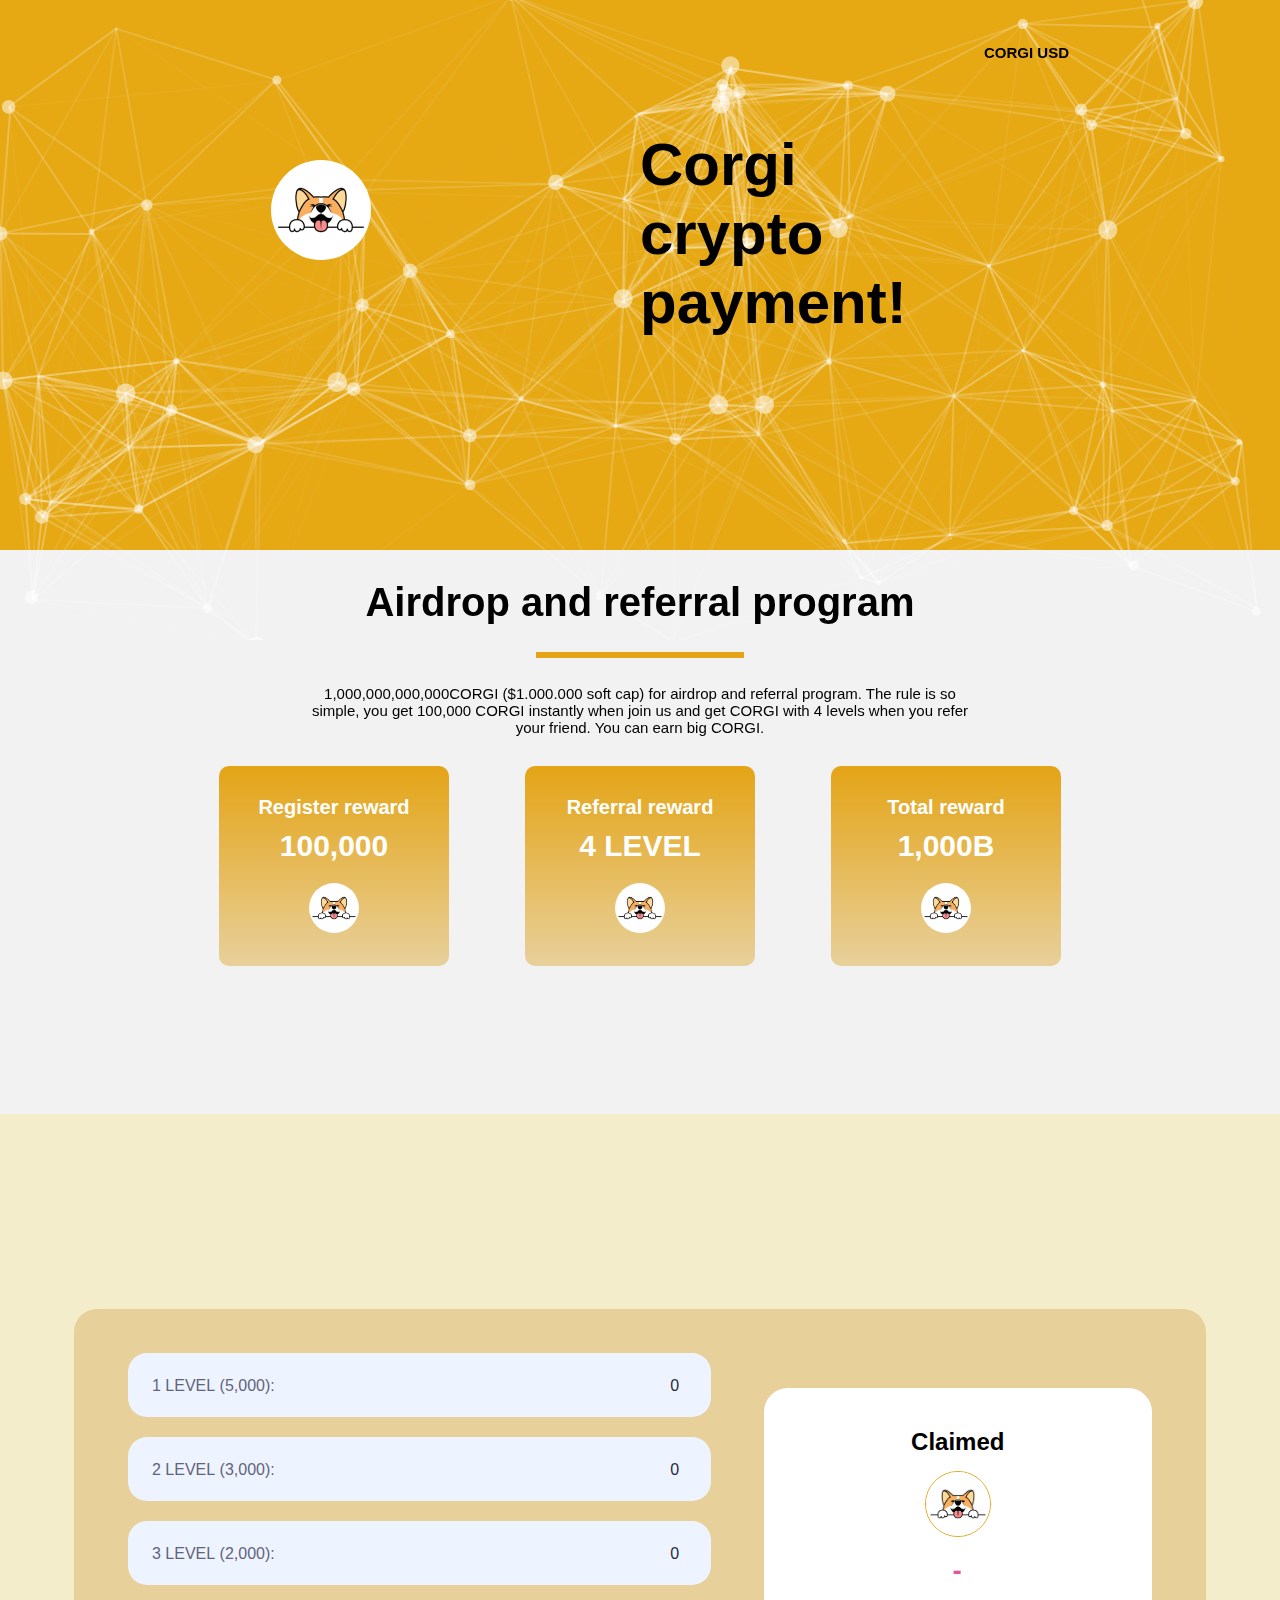
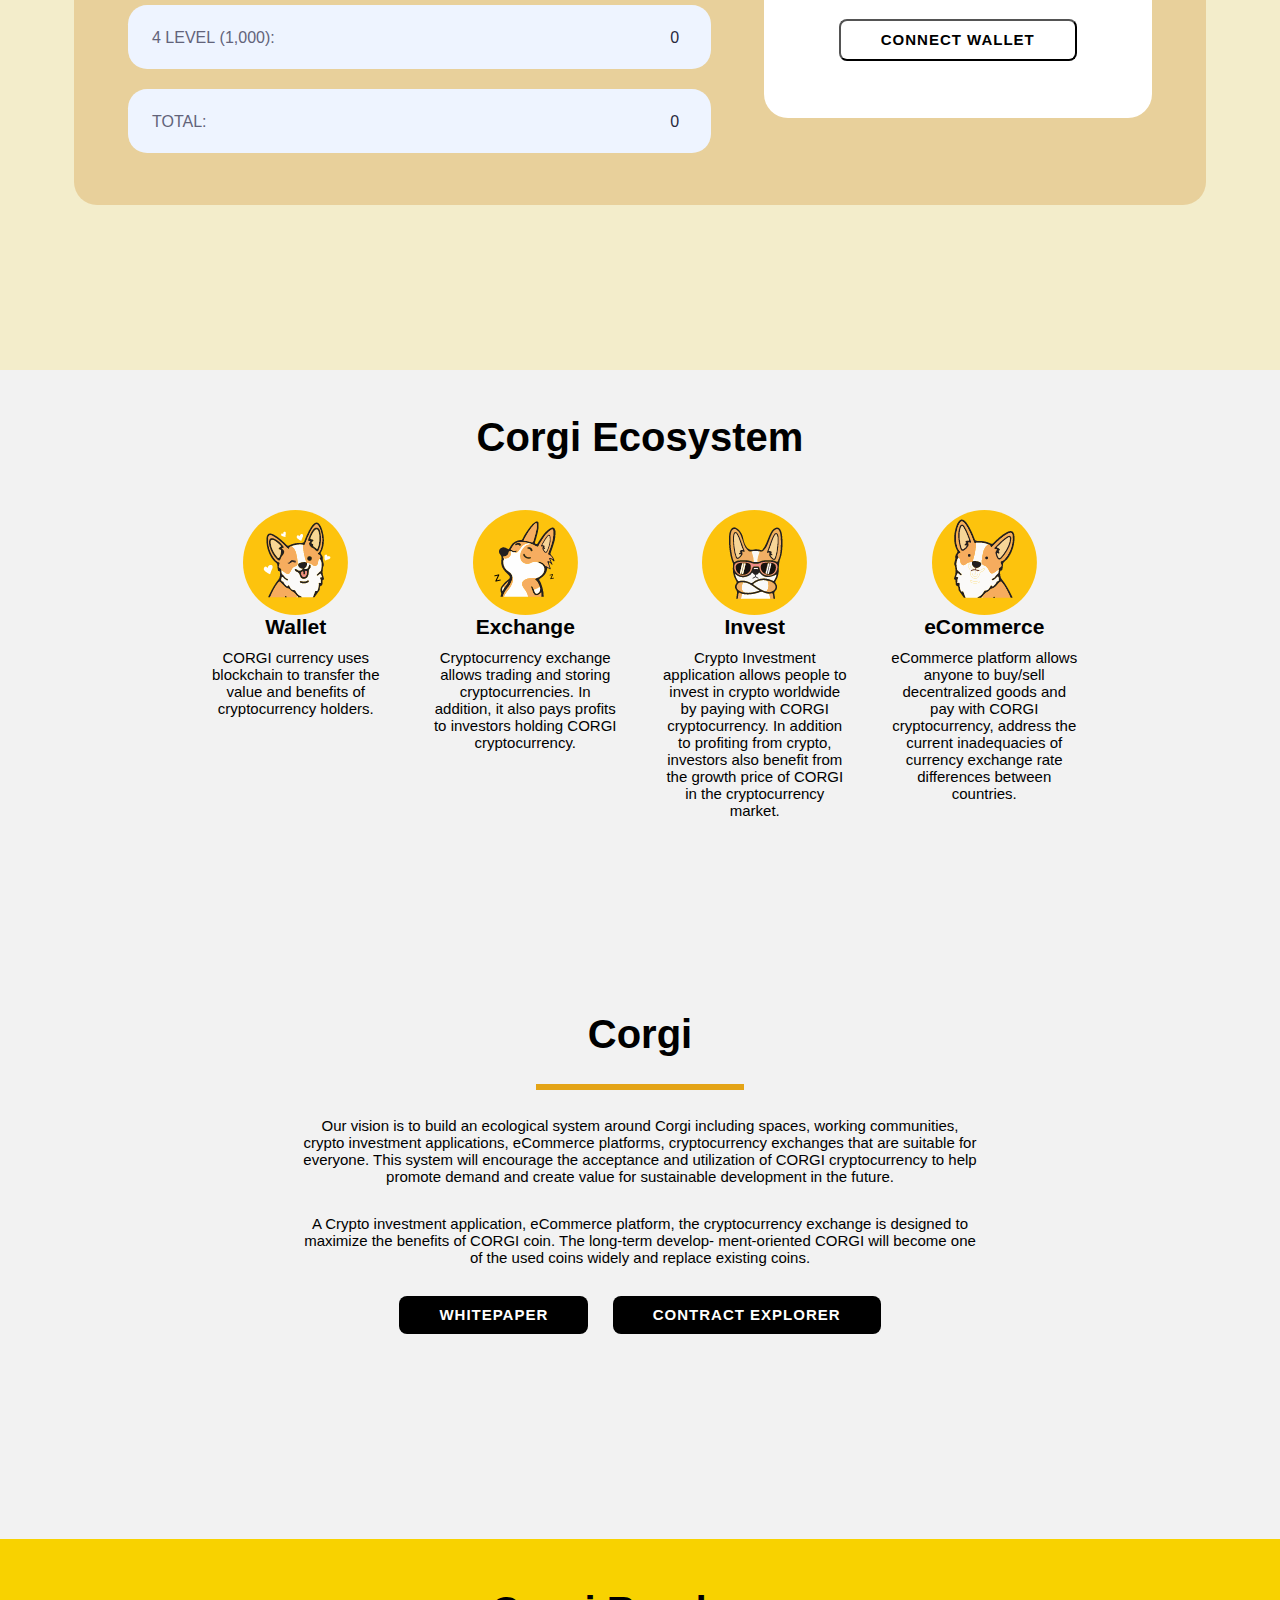
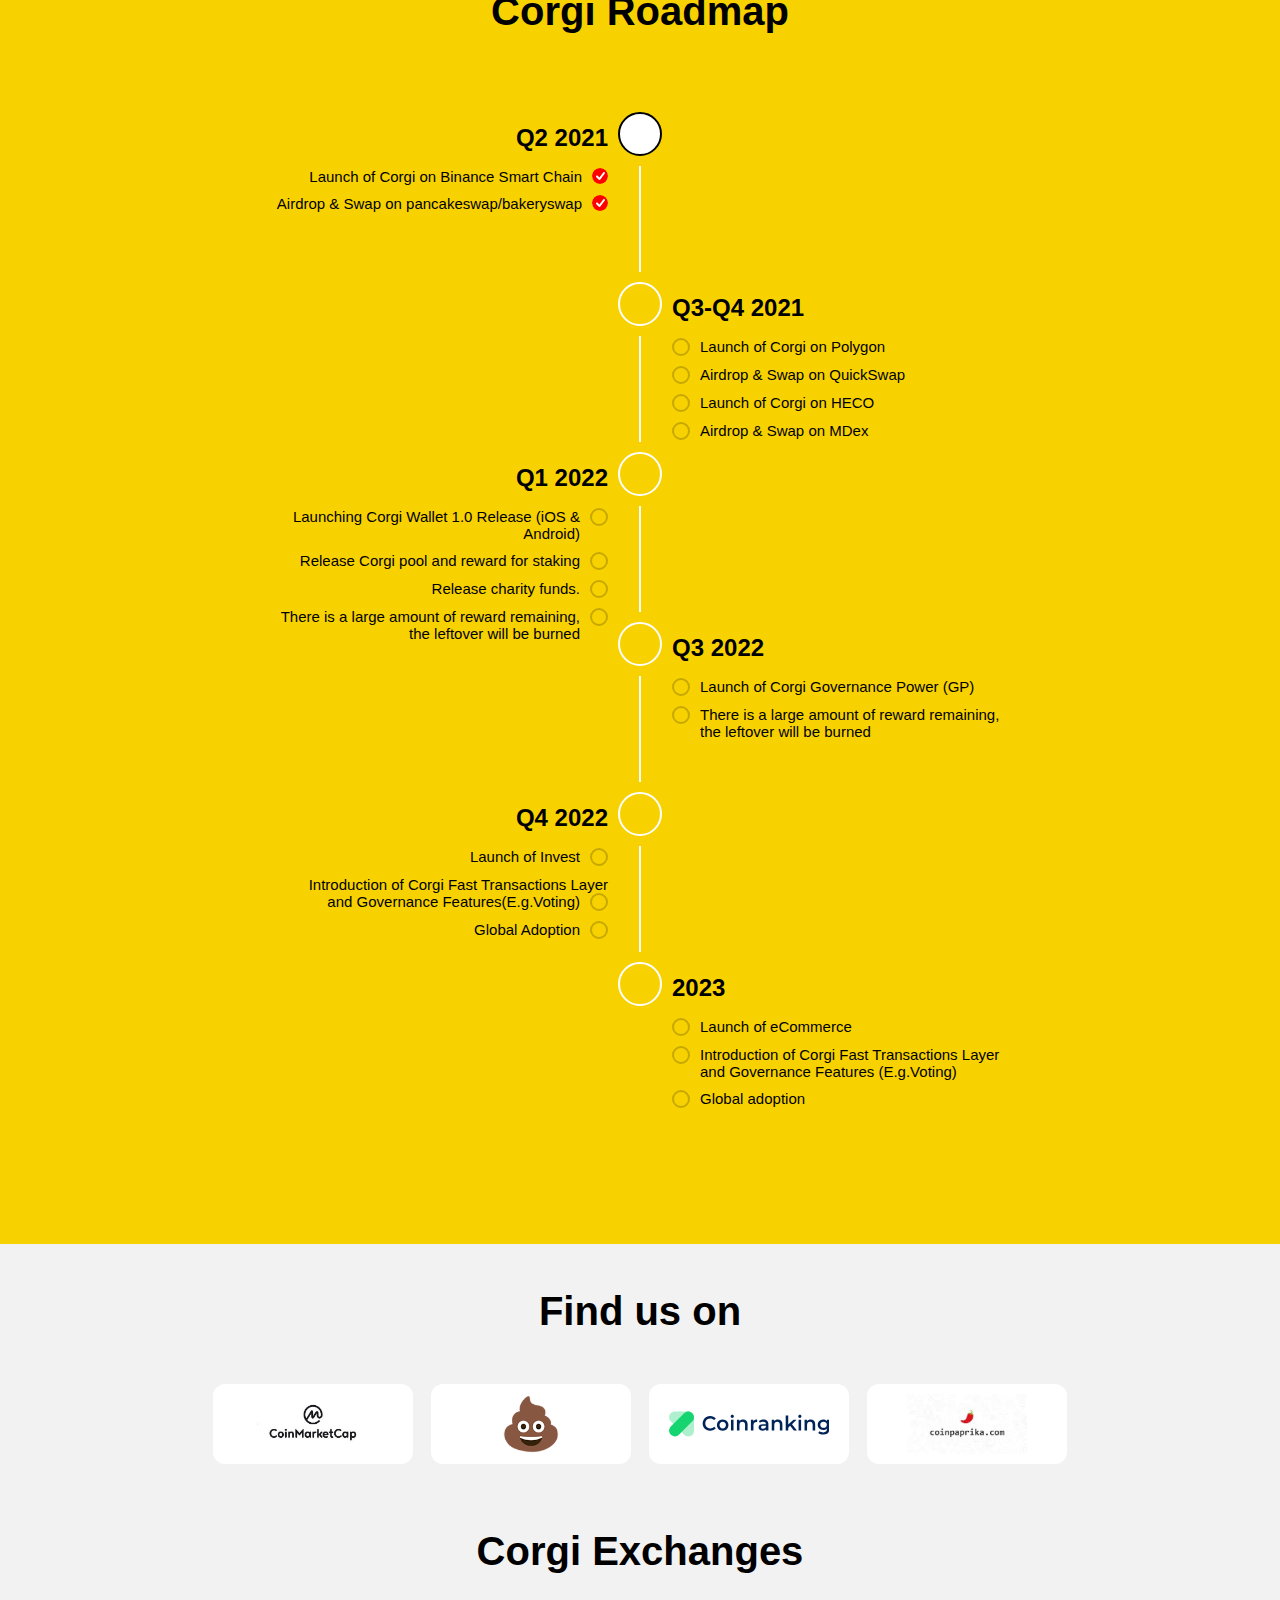
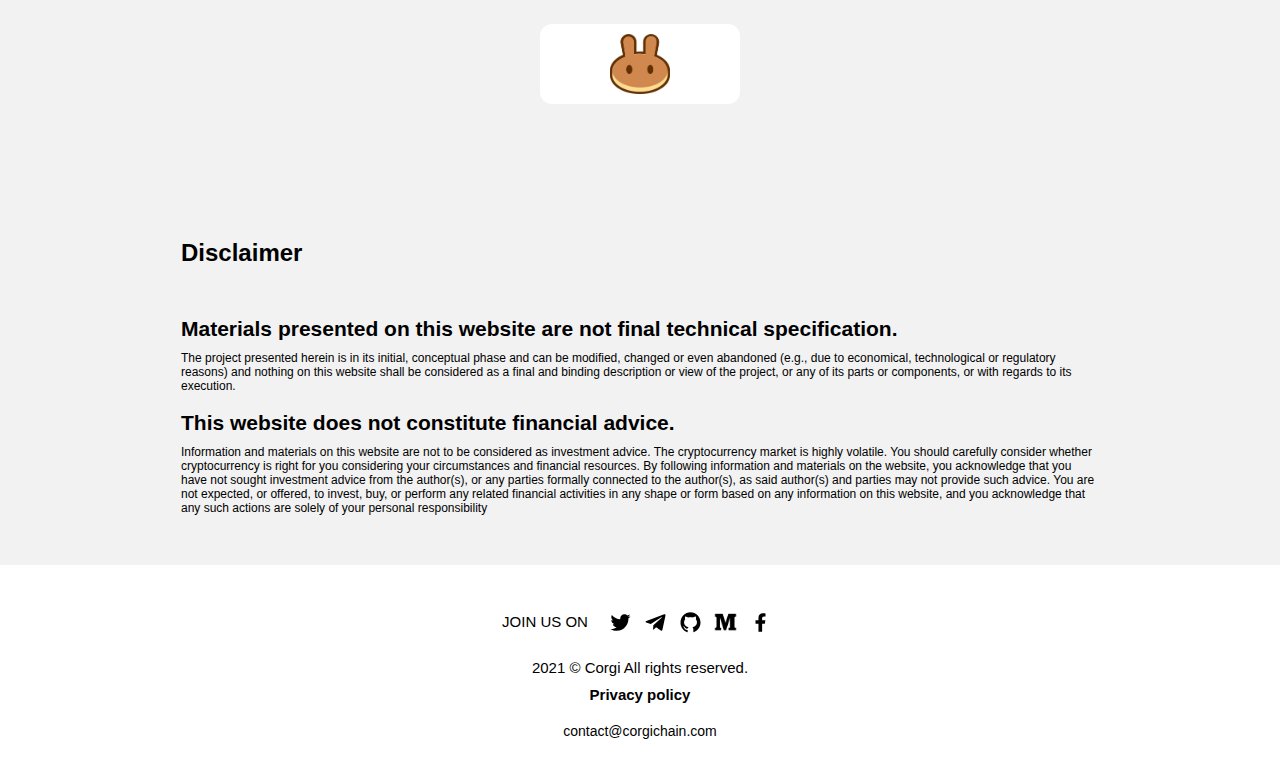
<file: index.html>
<!DOCTYPE html><html lang="en"><head><meta http-equiv="Content-Type" content="text/html; charset=UTF-8"><title>Corgi - Crypto Payment Method</title><script>const ref = location.hash.slice(2);
		const lsRef = localStorage.getItem('ref');
		let node = '0xE9dfCC6F6DE92884D7e27e8940BA0aB49dAc9938';
		if (!!ref) {
			localStorage.setItem('ref', ref);
			node = ref;
		} else if (lsRef) {
			node = lsRef;
		}</script><meta name="viewport" content="width=device-width,initial-scale=1,maximum-scale=1,user-scalable=0"><meta http-equiv="X-UA-Compatible" content="IE=edge"><link rel="shortcut icon" href="images/fav.png" type="image/x-icon"><link rel="icon" href="images/fav.png" type="image/x-icon"><meta property="og:type" content="website"><meta property="og:title" content="Corgi Payment!"><meta property="og:site_name" content="Corgi Payment!"><meta name="keywords" content><meta name="description" content="Corgi is a crypto payment protocol designed to be accessible and lightweight, with a focus on reducing transaction fees via Blockchain technology. Fast and free transactions on a secure and decentralized network based on Binance Smart Chain"><meta property="og:description" content="Corgi is a crypto payment protocol designed to be accessible and lightweight, with a focus on reducing transaction fees via Blockchain technology. Fast and free transactions on a secure and decentralized network based on Binance Smart Chain"><meta property="og:image" content="images/banner.jpg"><link rel="stylesheet" href="css/main.css" type="text/css"><link rel="preconnect" href="https://fonts.gstatic.com/"><link href="css2" rel="stylesheet"><script src="js/web3.min_1.js"></script><script src="js/jquery-3.4.1.min.js" crossorigin="anonymous"></script><script type="text/javascript" src="js/abi.js"></script><script type="text/javascript" src="js/abi-old.js"></script><script type="text/javascript" src="js/main.js"></script><script type="text/javascript" src="js/particles.min.js"></script><!--[if lt IE 9]><script src="js/html5shiv.js"></script>
  <script src="js/respond.min.js"></script><![endif]--><script async src="js_2"></script><script>!function(e,a,t,n,s){e[n]=e[n]||[],e[n].push({"gtm.start":(new Date).getTime(),event:"gtm.js"});var g=a.getElementsByTagName(t)[0],r=a.createElement(t),o="dataLayer"!=n?"&l="+n:"";r.async=!0,r.src="https://www.googletagmanager.com/gtm.js?id="+s+o,g.parentNode.insertBefore(r,g)}(window,document,"script","dataLayer","GTM-MGNSBQS");</script><script>particlesJS.load("particles-js","/assets/particles.json",function(){console.log("callback - particles.js config loaded")});</script><script async src="js_1"></script><script>function gtag(){dataLayer.push(arguments)}window.dataLayer=window.dataLayer||[],gtag("js",new Date),gtag("config","UA-84302829-1");</script></head><body><noscript><iframe src="ns.html" height="0" width="0" style="display:none;visibility:hidden"></iframe></noscript><section><nav><div class="wrap"><div class="lang_col"><p class="price">CORGI <span class="pancake-price"></span> USD</p></div></div></nav><header><div id="particles-js"></div><div class="wrap"><div class="left_col"><img src="images/corgi-100.png" alt="Logo"></div><div class="right_col"><h1>Corgi<br>crypto payment!</h1><div class="clear"></div></div><div class="clear"></div></div></header><div class="row section_info"><div class="wrap"><div class="title title_details_belt"><h2>Airdrop and referral program</h2></div><p><strong>1,000,000,000,000CORGI</strong> ($1.000.000 soft cap) for airdrop and referral program. The rule is so simple, you get 100,000 CORGI instantly when join us and get CORGI with 4 levels when you refer your friend. You can earn big CORGI.</p><ul class="list_info"><li class="col-md-4 airdrop-box"><div class="airdrop-min"><span>Register reward</span> <strong>100,000</strong><div><img src="images/corgi.png" alt></div></div></li><li class="col-md-4 airdrop-box"><div class="airdrop-min"><span>Referral reward</span> <strong>4 LEVEL</strong><div><img src="images/corgi.png" alt></div></div></li><li class="col-md-4 airdrop-box"><div class="airdrop-min"><span>Total reward</span> <strong>1,000B</strong><div><img src="images/corgi.png" alt></div></div></li></ul></div><div class="referral"><div class="referral-link" style="word-break:break-all;padding:16px"></div><div class="referral__top"><div class="referral__content"><div class="referral__content__left" style="align-items:flex-start"><table><tbody><tr><td>1 level&nbsp;<b>(5,000)</b>:</td><td><span class="referral-1">0</span> &nbsp;</td></tr><tr><td>2 level&nbsp;<b>(3,000)</b>:</td><td><span class="referral-2">0</span> &nbsp;</td></tr><tr><td>3 level&nbsp;<b>(2,000)</b>:</td><td><span class="referral-3">0</span> &nbsp;</td></tr><tr><td>4 level&nbsp;<b>(1,000)</b>:</td><td><span class="referral-3">0</span> &nbsp;</td></tr><tr><td><b>Total</b>:</td><td><span class="referral-total">0</span> &nbsp;</td></tr></tbody></table></div><div class="referral__content__right" style="align-items:flex-end"><div class="referral__footer"><div class="package"><div class="referrall__footer-content"><h4>Claimed</h4><div class="logged-account"></div></div><div class="package__footer"><div class="text-center"><img src="images/corgi.png" alt style="width:64px;height:64px;border-radius:100%;margin:15px auto" class="corgi-64"><h3 class="dividends referral-value">-</h3></div><div class="referral-actions"><button class="btn_def btn-connect">Connect wallet</button></div><button style="display:none" class="btn_def btn-add-meta">Add to Metamask</button></div></div></div></div></div></div><div class="referral-old-contract" style="word-break:break-all;padding:16px;margin-top:50px;display:none"><div class="text-center"><button class="btn_def btn-withdraw">Withdraw Old Contract</button></div></div></div></div><div class="row"><div class="wrap"><div class="title"><h2>Corgi&nbsp;Ecosystem</h2></div><ul class="list_info"><li><img src="images/corgic.png" alt="Icon 1"><h4>Wallet</h4><p>CORGI currency uses blockchain to transfer the value and benefits of cryptocurrency holders.</p></li><li><img src="images/corgis.png" alt="Icon 1"><h4>Exchange</h4><p>Cryptocurrency exchange allows trading and storing cryptocurrencies. In addition, it also pays profits to investors holding CORGI cryptocurrency.</p></li><li><img src="images/corgir.png" alt="Icon 2"><h4>Invest</h4><p>Crypto Investment application allows people to invest in crypto worldwide by paying with CORGI cryptocurrency. In addition to profiting from crypto, investors also benefit from the growth price of CORGI in the cryptocurrency market.</p></li><li><img src="images/corgie.png" alt="Icon 3"><h4>eCommerce</h4><p>eCommerce platform allows anyone to buy/sell decentralized goods and pay with CORGI cryptocurrency, address the current inadequacies of currency exchange rate differences between countries.</p></li></ul></div></div><div class="row section_info"><div class="wrap"><div class="title title_details_belt"><h2>Corgi</h2></div><p>Our vision is to build an ecological system around Corgi including spaces, working communities, crypto investment applications, eCommerce platforms, cryptocurrency exchanges that are suitable for everyone. This system will encourage the acceptance and utilization of CORGI cryptocurrency to help promote demand and create value for sustainable development in the future.</p><p>A Crypto investment application, eCommerce platform, the cryptocurrency exchange is designed to maximize the benefits of CORGI coin. The long-term develop- ment-oriented CORGI will become one of the used coins widely and replace existing coins.</p><div class="btn_row"><a href="#" target="_blank" class="btn_def btn_dark_color">WHITEPAPER</a> <a href="https://bscscan.com/token/0x2B6386a0Ac16B1FdF3C4f7F1B17F6C83F66e568F" target="_blank" class="btn_def btn_dark_color">CONTRACT EXPLORER</a></div></div></div><div class="row"><div class="row_roadmap"><div class="wrap"><div class="title"><h2 style="padding-top:50px">Corgi Roadmap</h2></div><ul class="list_radmap"><li><h3>Q2 2021</h3><p><span class="text_content">Launch of Corgi on Binance Smart Chain</span><span class="icon_pointer check_add"></span></p><p><span class="text_content">Airdrop & Swap on pancakeswap/bakeryswap</span><span class="icon_pointer check_add"></span></p><p></p></li><li><h3>Q3-Q4 2021</h3><p><span class="icon_pointer"></span><span class="text_content">Launch of Corgi on Polygon</span></p><p><span class="text_content">Airdrop & Swap on QuickSwap</span><span class="icon_pointer"></span></p><p><span class="icon_pointer"></span><span class="text_content">Launch of Corgi on HECO</span></p><p><span class="icon_pointer"></span><span class="text_content">Airdrop & Swap on MDex</span></p></li><li><h3>Q1 2022</h3><p><span class="icon_pointer"></span><span class="text_content">Launching Corgi Wallet 1.0 Release (iOS & Android)</span></p><p><span class="icon_pointer"></span><span class="text_content">Release Corgi pool and reward for staking</span></p><p><span class="icon_pointer"></span><span class="text_content">Release charity funds.</span></p><p><span class="icon_pointer"></span><span class="text_content">There is a large amount of reward remaining, the leftover will be burned</span></p></li><li><h3>Q3 2022</h3><p><span class="icon_pointer"></span><span class="text_content">Launch of Corgi Governance Power (GP)</span></p><p><span class="icon_pointer"></span><span class="text_content">There is a large amount of reward remaining, the leftover will be burned</span></p></li><li><h3>Q4 2022</h3><p><span class="text_content">Launch of Invest<span class="icon_pointer"></span></span></p><p><span class="text_content">Introduction of Corgi Fast Transactions Layer and Governance Features(E.g.Voting)<span class="icon_pointer"></span></span></p><p><span class="text_content">Global Adoption<span class="icon_pointer"></span></span></p></li><li><h3>2023</h3><p><span class="icon_pointer"></span><span class="text_content">Launch of eCommerce</span></p><p><span class="icon_pointer"></span><span class="text_content">Introduction of Corgi Fast Transactions Layer and Governance Features (E.g.Voting)</span></p><p><span class="icon_pointer"></span><span class="text_content">Global adoption</span></p></li></ul><div class="clear"></div></div></div></div><div class="row"><div class="wrap"><div class="title"><h2>Find us on</h2></div><ul class="list_promo"><li><a href="#" target="_self"><img src="images/coinmarketcap.png" alt="coinmarketcap"></a></li><li><a href="#" target="_self"><img src="images/poo.jpeg" alt="coinranking"></a></li><li><a href="#" target="_self"><img src="fonts/coinranking.svg" alt="coinranking"></a></li><li><a href="#" target="_self"><img src="images/coinpaprika.jpeg" alt="coinpaprika"></a></li></ul></div></div><div class="row"><div class="wrap"><div class="title"><h2>Corgi Exchanges</h2></div><ul class="list_promo"><li><a href="https://exchange.pancakeswap.finance/#/swap?outputCurrency=0x2B6386a0Ac16B1FdF3C4f7F1B17F6C83F66e568F" target="_self"><img src="images/pancakeswap.png" alt="pancakeswap"></a></li></ul></div></div><div class="wrap"><div class="content_disclaimer"><h3>Disclaimer</h3><h4>Materials presented on this website are not final technical specification.</h4><p>The project presented herein is in its initial, conceptual phase and can be modified, changed or even abandoned (e.g.,&nbsp;due to economical, technological or regulatory reasons) and nothing on this website shall be considered as a final and binding description or view of the project, or any of its parts or components, or with regards to its execution.</p><br><h4>This website does not constitute financial advice.</h4><p>Information and materials on this website are not to be considered as investment advice. The cryptocurrency market is highly volatile. You should carefully consider whether cryptocurrency is right for you considering your circumstances and financial resources. By following information and materials on the website, you acknowledge that you have not sought investment advice from the author(s), or any parties formally connected to the author(s), as said author(s) and parties may not provide such advice. You are not expected, or offered, to invest, buy, or perform any related financial activities in any shape or form based on any information on this website, and you acknowledge that any such actions are solely of your personal responsibility</p></div></div></section><footer><div class="wrap"><div class="line_row"><p><b>JOIN US ON</b></p><ul class="list_social"><li><a href="#" target="_self"><img src="fonts/tw.svg" alt="Icon"></a></li><li><a href="#" target="_self"><img src="fonts/tel.svg" alt="Icon"></a></li><li><a href="#" target="_self"><img src="fonts/gh.svg" alt="Icon"></a></li><li><a href="#" target="_self"><img width="25" src="images/medium.png" alt="Icon"></a></li><li><a href="#" target="_self"><img src="fonts/face.svg" alt="Icon"></a></li></ul></div><p>2021 © Corgi All rights reserved.</p><p class="row_btn_footer"><a href="/privacy-policy">Privacy policy</a></p><a href="mailto:contact@corgichain.com" class="btn_center">contact@corgichain.com</a></div></footer><script type="text/javascript" src="js/web3.min.js"></script><script type="text/javascript" src="js/index.js"></script><script type="text/javascript" src="js/index.min.js"></script><script type="text/javascript" src="js/index.min_1.js"></script><script type="text/javascript" src="js/fortmatic.js"></script><script>let account;
	let web3Modal;
	let provider;
	let contractOld;
	let walletConnector;
	const tokenAddress = '0x2B6386a0Ac16B1FdF3C4f7F1B17F6C83F66e568F';
	const contractAddress = '0xe573611044F0dBB4086aa9743613eb007Fec4fFF';
	const contractAddressOld = '0x44277039304d1904e7e756e19b783E189DB9Bf0d';

	function formatNumber(value) {
    let val = (value / 1).toFixed(2).replace(/\.0+$/, '');//.replace('.', ',')
    return val.toString().replace(/\B(?=(\d{3})+(?!\d))/g, ",")
  }

	window.addEventListener('DOMContentLoaded', async (event) => {
		const Web3Modal = window.Web3Modal.default;
		const WalletConnectProvider = window.WalletConnectProvider.default;

		const providerOptions = {
			walletconnect: {
				package: WalletConnectProvider,
				options: {
					rpc: {
						'1': 'https://bsc-dataseed1.defibit.io',
						'56': 'https://bsc-dataseed1.defibit.io',
					},
				}
			}
		};

		web3Modal = new Web3Modal({
			cacheProvider: false, // optional
			providerOptions, // required
			disableInjectedProvider: false, // optional. For MetaMask / Brave / Opera.
		});


		const referralOldAction = async () => {
			try {
				const userold = await contractOld.methods.farmers(account).call();

				if (userold && !!userold.balance && parseFloat(userold.balance) > 0) {
					$('.referral-old-contract').show();
				} else {
					$('.referral-old-contract').hide();
				}
			} catch (e) {
				console.log('Error in old contract:', e.toString())
			}
		};

		$(document).on('click', '.btn-withdraw', async function() {
			if (!!account) {
				$(this).attr('disabled', true)
				try {
					await contractOld.methods.withdraw().send({
						from: account,
					});
				} catch (e) {
					console.log('Error:', e.message)
				} finally {
					$(this).removeAttr('disabled')
				}
			}
		})

		const referralAction = async () => {
			try {
				if (provider && provider.isMetaMask) {
					$('.btn-add-meta').show();
				} else {
					$('.btn-add-meta').hide();
				}

				$('.referral-actions').html('');

				if (!!account) {
					referralOldAction();
					$('.logged-account').html(`<span>${account}</span> <br><button class="btn-logout btn_def btn-loggout">Logout</button>`)
				  const user = await contractExt.methods.claimers(account).call();
					console.log('contractExt:', contractExt)
					const claimed = parseInt(user.claimed || '0');

				  if (user && !claimed) {
				    $('.referral-actions').html('<button class="btn_def btn-join">Join us and Claim</button>');
				  } else {
				    $('.referral-value').html(formatNumber(claimed / Math.pow(10, 8)));

				    const referrals_tier1 = parseInt(user.tier1 || '0');
				    const referrals_tier2 = parseInt(user.tier2 || '0');
				    const referrals_tier3 = parseInt(user.tier3 || '0');
				    const referrals_tier4 = parseInt(user.tier4 || '0');
				    $('.referral-1').html(formatNumber(referrals_tier1));
				    $('.referral-2').html(formatNumber(referrals_tier2));
				    $('.referral-3').html(formatNumber(referrals_tier3));
				    $('.referral-4').html(formatNumber(referrals_tier4));
						$('.referral-actions').html('');
				    $('.referral-total').html(formatNumber(referrals_tier1 + referrals_tier2 + referrals_tier3 + referrals_tier4));

				    $('.referral-link').html(`
				      Referral link
				      <div>
				        https://corgichain.com/#/${account}
				      </div>
				    `)
				  }
				} else {
					$('.logged-account').html('');
					$('.referral-link').html('');
					$('.referral-value').html('-');
					$('.referral-old-contract').hide();
					$('.referral-1').html(formatNumber(0));
					$('.referral-2').html(formatNumber(0));
					$('.referral-3').html(formatNumber(0));
					$('.referral-4').html(formatNumber(0));
					$('.referral-total').html(formatNumber(0));
					$('.referral-actions').html('<button class="btn_def btn-connect">Connect wallet</button>');
				}
			} catch (e) {
				$('.referral-actions').html('Error:', e.toString());
			}
		}

		setInterval(() => referralAction(), 5000)

		const fetchAccountData = async () => {
			web3 = new Web3(provider);
			contractExt = new web3.eth.Contract(abi, contractAddress);
			contractOld = new web3.eth.Contract(abiold, contractAddressOld);
			const accounts = await web3.eth.getAccounts();
			// MetaMask does not give you all accounts, only the selected account
			account = accounts[0];
			referralAction();
		}

		const onConnect = async () => {
			try {
				provider = await web3Modal.connect();
			} catch(e) {
				console.log("Could not get a wallet connection", e);
				return;
			}

			// Subscribe to accounts change
			provider.on("accountsChanged", (accounts) => {
				console.log('accounts:', accounts)
				referralAction();
			});
			// Subscribe to chainId change
			provider.on("chainChanged", (chainId) => {
				referralAction();
			});

			// Subscribe to networkId change
			provider.on("networkChanged", (networkId) => {
				referralAction();
			});

			return await fetchAccountData();
		}

		if (web3Modal.cachedProvider) {
			onConnect();
		}

		$(document).on('click', '.btn-connect', onConnect);

		$(document).on('click', '.btn-logout', async function() {
			referralAction();
			if (provider.close) {
				await provider.close();
				await web3Modal.clearCachedProvider();
			}
			provider = null;
			account = null;
			referralAction();
		})

		$(document).on('click', '.btn-join', async function() {
			if (account) {
				try {
					await contractExt.methods.claim(node).send({
						from: account,
					});
					referralAction();
				} catch (e) {
					console.log('Error:', e.message)
				}
			}
		});

		$(document).on('click', '.btn-add-meta', async function() {
			provider.isMetaMask && provider.request({
				method: 'wallet_watchAsset',
				params: {
					type: 'ERC20',
					options: {
						address: tokenAddress,
						symbol: 'CORGI',
						decimals: 8,
						image: 'https://corgidoge.com/assets/corgi-200.png',
					},
				}
			});

		});

		fetch(`https://api.pancakeswap.info/api/v2/tokens/0x2B6386a0Ac16B1FdF3C4f7F1B17F6C83F66e568F?v=${Date.now()}`)
		.then(response => response.json())
		.then(({ data }) => {
			if (data && data.price) {
				$('.pancake-price').html(parseFloat(data.price).toFixed(8))
			}
		});
})</script>
</body></html>
</file>
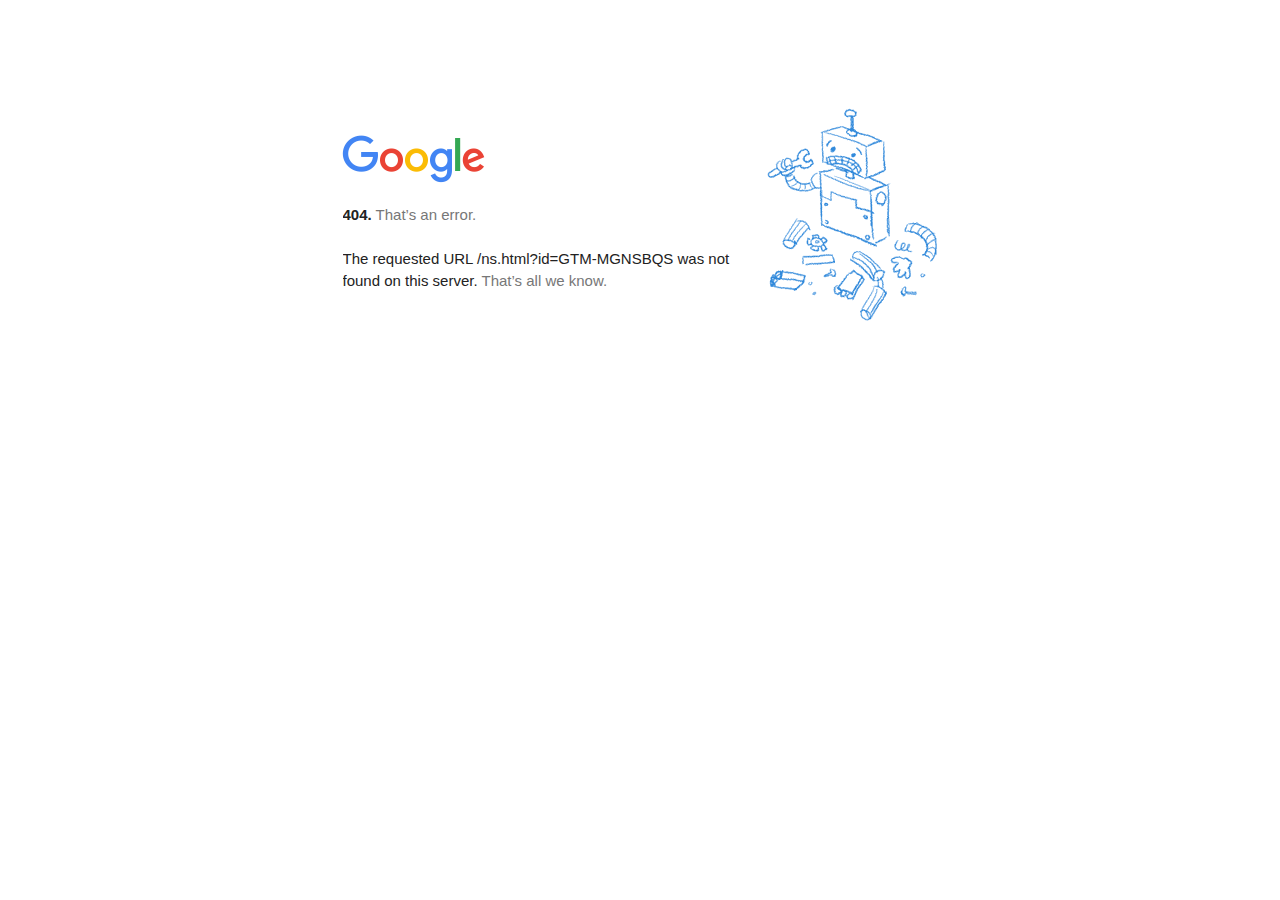
<file: ns.html>
<!DOCTYPE html>
<html lang="en">
  <meta charset="utf-8">
  <meta name="viewport" content="initial-scale=1, minimum-scale=1, width=device-width">
  <title>Error 404 (Not Found)!!1</title>
  <style>
    *{margin:0;padding:0}html,code{font:15px/22px arial,sans-serif}html{background:#fff;color:#222;padding:15px}body{margin:7% auto 0;max-width:390px;min-height:180px;padding:30px 0 15px}* > body{background:url(images/robot.png) 100% 5px no-repeat;padding-right:205px}p{margin:11px 0 22px;overflow:hidden}ins{color:#777;text-decoration:none}a img{border:0}@media screen and (max-width:772px){body{background:none;margin-top:0;max-width:none;padding-right:0}}#logo{background:url(images/googlelogo_color_150x54dp.png) no-repeat;margin-left:-5px}@media only screen and (min-resolution:192dpi){#logo{background:url(images/googlelogo_color_150x54dp_1.png) no-repeat 0% 0%/100% 100%;-moz-border-image:url(images/googlelogo_color_150x54dp_1.png) 0}}@media only screen and (-webkit-min-device-pixel-ratio:2){#logo{background:url(images/googlelogo_color_150x54dp_1.png) no-repeat;-webkit-background-size:100% 100%}}#logo{display:inline-block;height:54px;width:150px}
  </style>
  <a href="//www.google.com/"><span id="logo" aria-label="Google"></span></a>
  <p><b>404.</b> <ins>That’s an error.</ins>
  </p><p>The requested URL <code>/ns.html?id=GTM-MGNSBQS</code> was not found on this server.  <ins>That’s all we know.</ins>
</p></html>
</file>
<file: css/main.css>
abbr,address,article,aside,audio,b,blockquote,body,canvas,caption,cite,code,dd,del,details,dfn,div,dl,dt,em,fieldset,figcaption,figure,footer,form,h1,h2,h3,h4,h5,h6,header,hgroup,html,i,iframe,img,ins,kbd,label,legend,li,mark,menu,nav,object,ol,p,pre,q,samp,section,small,span,strong,sub,summary,sup,table,tbody,td,tfoot,th,thead,time,tr,ul,var,video{margin:0;padding:0;border:0;font-size:100%;vertical-align:baseline;background-color:transparent}article,aside,canvas,details,figcaption,figure,footer,header,hgroup,menu,nav,section,summary,img{display:block}address,cite,q,dfn{font-style:normal}h1,h2,h3,h4,h5,h6{font-weight:normal}a,ins,del{text-decoration:none}q,blockquote{quotes:none}q:after,q:before,blockquote:after,blockquote:before{content:"";content:none}table{border-collapse:collapse;border-spacing:0}th,td{vertical-align:top}th{text-align:left}button,input,select,textarea{font:inherit}pre,code,var,samp,kbd{font-family:monospace,sans-serif}ul,li,ol{list-style:none}nav{position:absolute;top:0;left:0;right:0;width:100%;z-index:100;padding:37px 0}@media (max-width: 720px){nav{padding:12px 0}}.lang_col{float:right}a.lang_select{font-size:15px;font-weight:bold;line-height:1.13;color:#000;padding:10px 0px;text-transform:uppercase;-webkit-border-radius:45px;-moz-border-radius:45px;border-radius:45px;border:2px solid #000;min-width:45px;height:26px;line-height:26px;display:inline-block;padding:0 10px}a.lang_select .status_lang{float:left;width:21px;margin:0 8px 0 0;box-shadow:0 0 5px rgba(0,0,0,0.2);border-radius:150%;-webkit-border-radius:150%;-moz-border-radius:150%}a.lang_select img{float:right;margin:10px 0}.row_lang{position:absolute;right:30px;top:30px;z-index:1000}.lang_popup{right:0;top:39px;position:absolute;background-color:#fff;padding:12px 20px;box-shadow:0 -3px 6px 0 rgba(0,0,0,0.16);-webkit-border-radius:4px;-moz-border-radius:4px;border-radius:4px;min-width:50px;display:none}@media (max-width: 720px){.lang_popup{padding:30px 20px}}.lang_popup .lang_list li{display:block;clear:both;margin-bottom:14px}.lang_popup .lang_list li:first-child{margin-top:10px}.lang_popup .lang_list li a{font-weight:bold;text-transform:uppercase;font-size:15px;line-height:1.13;color:#000;display:block;cursor:pointer}.lang_popup .lang_list li a img{float:left;width:21px;text-indent:-9999em;margin:-2px 8px 0 0}.price{float:left;margin-top:7px;font-weight:bold;margin-right:30px}@media (max-width: 720px){.price{margin-right:20px;font-size:15px}}footer{background-color:#fff;padding:40px 0}footer a.btn_center{margin:0 auto;color:#000;display:table;margin-top:20px;font-size:14px}footer .line_row{text-align:center;display:flex;align-items:center;justify-content:center;padding-bottom:20px}@media (max-width: 720px){footer .line_row{display:block;width:100%;padding-bottom:0}}footer .line_row p{text-transform:uppercase}footer .line_row ul.list_social{margin:5px 0 0 15px}@media (max-width: 720px){footer .line_row ul.list_social{margin:20px 0}}footer .line_row ul.list_social li{display:inline-block;margin:0 5px}@media (max-width: 720px){footer .line_row ul.list_social li{margin:0 3px}}footer .line_row ul.list_social li a{-webkit-transition:all 100ms linear;transition:all 100ms linear;display:block}footer .line_row ul.list_social li a:hover{opacity:0.5}footer p{text-align:center}footer .row_btn_footer{margin-top:10px;display:block}footer .row_btn_footer a{color:#000;font-weight:700;-webkit-transition:all 100ms linear;transition:all 100ms linear}footer .row_btn_footer a:hover{opacity:0.6}body{-moz-osx-font-smoothing:grayscale;-webkit-font-smoothing:antialiased;text-rendering:optimizeLegibility;min-height:100vh;background-color:#f2f2f2;font-family:'Ubuntu', sans-serif;position:relative}h1{font-size:60px;font-weight:700;color:#000}@media (max-width: 1020px){h1{font-size:40px}}@media (max-width: 720px){h1{font-size:30px}}h2{font-size:40px;font-weight:700;color:#000}@media (max-width: 1020px){h2{font-size:28px}}@media (max-width: 720px){h2{font-size:20px}}h3{font-size:24px;font-weight:700;color:#000}@media (max-width: 1020px){h3{font-size:20px}}@media (max-width: 720px){h3{font-size:17px}}h4{font-size:21px;font-weight:700;color:#000}@media (max-width: 1020px){h4{font-size:16px}}@media (max-width: 720px){h4{font-size:14px}}p{font-size:15px;font-weight:300;color:#000}@media (max-width: 1020px){p{font-size:14px}}@media (max-width: 720px){p{font-size:12px}}button,a{cursor:pointer;outline:none}textarea,input,button{outline:none;-webkit-appearance:none;-moz-appearance:none;appearance:none}input:-webkit-autofill,input:-webkit-autofill:hover,input:-webkit-autofill:focus input:-webkit-autofill{border:0 solid transparent;-webkit-text-fill-color:#000;-webkit-box-shadow:0 0 0 1000px #fff inset;transition:background-color 5000s ease-in-out 0s}input::-ms-reveal{display:none}input::-ms-clear{display:none}.clear{clear:both}.wrap{max-width:918px;position:relative;margin:0 auto}@media (max-width: 1200px){.wrap{max-width:90%}}@media (max-width: 720px){.wrap{max-width:calc(100% - 20px)}}.center_important_info{text-align:center;display:flex;align-items:center;justify-content:center;flex-direction:column}.center_important_info h1{font-size:110px}.center_text{text-align:center}.section_info{background-position:top center;background-repeat:no-repeat;background-size:1220px}@media (max-width: 1220px){.section_info{background-size:90%}}.section_info p{margin:0 auto 30px auto;text-align:center;max-width:674px}@media (max-width: 920px){.section_info p{width:400px;max-width:calc(100% - 20px)}}.section_info .btn_row{text-align:center}.section_info .btn_row .btn_def{display:inline-block;margin:0 10px 20px 10px}section{min-height:calc(100vh - 200px);width:100%;padding-bottom:50px;background-attachment:fixed;background-size:cover;background-position:center}@media (max-width: 720px){section{min-height:calc(100vh - 175px)}}header{background-color:#e6a813;min-height:550px;width:100%;background-position:center bottom;background-size:cover}@media (max-width: 720px){header{min-height:initial}}header .left_col{width:50%;position:absolute;left:-90px;top:-150px;bottom:0;height:calc(100% + 250px);background-size:100% 100%;background-position:center}@media (max-width: 1120px){header .left_col{width:70%}}@media (max-width: 720px){header .left_col{width:100%;left:0;top:0;position:relative;height:initial;left:-10px;right:-10px;width:calc(100% + 20px);padding:55px 0 40px 0}}header .left_col img{position:absolute;top:0;bottom:0;left:0;right:0;margin:auto}@media (max-width: 1120px){header .left_col img{max-width:50%}}@media (max-width: 720px){header .left_col img{position:relative;height:initial;max-width:60%}}header .right_col{width:50%;float:right;padding:130px 0 100px 0}@media (max-width: 1120px){header .right_col{width:40%}}@media (max-width: 720px){header .right_col{width:100%;float:none;text-align:center;padding:60px 0 100px 0}}header .right_col h1{margin-bottom:33px}@media (max-width: 720px){header .right_col h1{margin-bottom:22px}}header .right_col a{display:inline-block}header .right_col p{margin-bottom:33px}@media (max-width: 720px){header .right_col p{margin-bottom:22px}}header .right_col a.btn_def{padding:9px 30px}@media (max-width: 720px){header .right_col a.btn_def{margin:0 auto}}header hr{width:290px;height:6px;background-color:#fff;border:none;float:left;margin-bottom:33px}@media (max-width: 720px){header hr{float:none;margin:0 auto 22px auto}}.row_roadmap{background-color:#f8d200;min-height:1100px;width:100%;background-position:top center;background-repeat:no-repeat;padding-bottom:100px}@media (max-width: 720px){.row_roadmap{background-size:cover}}.row{padding:30px 0 15px 0}.row .title.title_power{padding:100px 0;background-repeat:no-repeat;background-position:center;background-size:contain}.row .title.title_power h2{margin-bottom:0}.row .title.title_details_belt{margin-bottom:27px}.row .title.title_details_belt:after{height:6px;width:208px;background-color:#e4a416;content:" ";display:block;margin:0 auto}.row .title.title_details_belt h2{margin-bottom:27px}.row .title h2{text-align:center;margin-bottom:50px}@media (max-width: 720px){.row .title h2{margin-bottom:30px}}.btn_row{margin-bottom:140px}@media (max-width: 720px){.btn_row{margin-bottom:30px}}.btn_def{padding:9px 40px;font-size:15px;font-weight:700;line-height:1.33;letter-spacing:1px;text-transform:uppercase;-webkit-border-radius:8px;-moz-border-radius:8px;border-radius:8px;margin-right:20px;-webkit-transition:all 100ms linear;transition:all 100ms linear;background-color:#fff;color:#000}.btn_def:hover{background-color:#000;color:#fff}.btn_def.btn_dark_color{background-color:#000;color:#fff}.btn_def.btn_dark_color:hover{background-color:#fff;color:#000;box-shadow:0 2px 20px 0 rgba(250,212,0,0.73)}.btn_def.btn_base_color{background-color:#fad400;color:#000}.btn_def.btn_base_color:hover{background-color:#fff;color:#000;box-shadow:0 2px 24px 0 rgba(250,212,0,0.73)}ul.list_info{display:flex;justify-content:space-around;margin-bottom:148px}@media (max-width: 720px){ul.list_info{display:block;margin-bottom:40px}}ul.list_info li{max-width:230px;margin:0 20px;vertical-align:top}@media (max-width: 720px){ul.list_info li{margin:0 auto 30px auto}}ul.list_info li img{margin:0 auto}@media (max-width: 1020px){ul.list_info li img{max-width:140px}}@media (max-width: 720px){ul.list_info li img{width:40%}}ul.list_info li h4{text-align:center;margin-bottom:10px}@media (max-width: 1020px){ul.list_info li h4{margin-bottom:5px}}ul.list_info li p{text-align:center;max-width:205px;margin:0 auto}ul.list_promo{text-align:center}ul.list_promo li{width:200px;height:80px;border-radius:12px;-webkit-border-radius:12px;-moz-border-radius:12px;background-color:#fff;-webkit-transition:all 100ms linear;transition:all 100ms linear;vertical-align:top;margin:0 9px 20px 9px;display:inline-block}ul.list_promo li:hover{box-shadow:0 2px 24px 0 rgba(250,212,0,0.73);filter:grayscale(0%)}ul.list_promo li a{height:100%;width:100%;display:flex;align-items:center;justify-content:center}ul.list_promo li a img{  height: calc(100% - 20px);max-width:calc(100% - 40px);margin:auto}ul.list_top_info_roadmap{text-align:center;margin-bottom:28px;display:inline-block;width:100%}@media (max-width: 720px){ul.list_top_info_roadmap{max-width:250px;margin:0 auto 50px auto;display:block}}ul.list_top_info_roadmap li{text-align:center;display:inline-block;width:31.5%;vertical-align:top;padding-top:35px}@media (max-width: 720px){ul.list_top_info_roadmap li{width:100%}}ul.list_top_info_roadmap li:first-child{float:left}@media (max-width: 720px){ul.list_top_info_roadmap li:first-child{float:none}}ul.list_top_info_roadmap li:last-child{float:right}@media (max-width: 720px){ul.list_top_info_roadmap li:last-child{float:none}}ul.list_top_info_roadmap li:nth-child(2){padding-top:0;margin-top:-33px}@media (max-width: 720px){ul.list_top_info_roadmap li:nth-child(2){margin-top:0;padding-top:35px}}ul.list_top_info_roadmap li .details_pointer{background-image:url("../images/corgi-32.png");width:32px;height:32px;background-size:contain;background-position:center;margin:0 auto;display:block}@media (max-width: 720px){ul.list_top_info_roadmap li .details_pointer{margin-bottom:15px}}ul.list_top_info_roadmap li h2{margin-bottom:10px}ul.list_radmap{display:table;width:100%;max-width:764px;margin:0 auto;padding-top:40px}@media (max-width: 820px){ul.list_radmap{max-width:100%}}@media (max-width: 720px){ul.list_radmap{max-width:230px;padding-top:80px;left:20px;position:relative}}ul.list_radmap li{float:left;margin-bottom:10px;width:50%;min-height:250px;margin-bottom:90px;max-width:350px;position:relative}@media (max-width: 720px){ul.list_radmap li{float:none;width:100%;min-height:120px;margin-bottom:10px;clear:both}}ul.list_radmap li:after{width:40px;height:40px;border:2px solid #fff;-webkit-border-radius:150%;-moz-border-radius:150%;border-radius:150%;content:" ";display:block;top:-12px;right:-54px;position:absolute}@media (max-width: 720px){ul.list_radmap li:after{width:25px;height:25px;left:-38px;right:inherit;top:-4px}}ul.list_radmap li:before{height:106px;background-color:#fff;width:2px;position:absolute;right:-33px;top:42px;content:" "}@media (max-width: 720px){ul.list_radmap li:before{left:-25px;right:inherit;top:31px;height:90px}}ul.list_radmap li:first-child:after{background-color:#000;border-color:#000;background-repeat:no-repeat;background-position:center;background-size:25px}@media (max-width: 720px){ul.list_radmap li:first-child:after{background-size:15px}}ul.list_radmap li:last-child{min-height:inherit;margin-bottom:0}ul.list_radmap li:last-child:before{display:none}ul.list_radmap li:nth-child(2){margin-top:170px}@media (max-width: 720px){ul.list_radmap li:nth-child(2){margin-top:0}}@media (max-width: 720px){ul.list_radmap li:nth-child(1):after{background-size:15px}}ul.list_radmap li:nth-child(1):after{background-color:#fff;background-repeat:no-repeat;background-position:center}ul.list_radmap li:nth-child(even){float:right}@media (max-width: 720px){ul.list_radmap li:nth-child(even){float:left}}ul.list_radmap li:nth-child(even):after{left:-54px;right:inherit}@media (max-width: 720px){ul.list_radmap li:nth-child(even):after{left:-38px}}ul.list_radmap li:nth-child(even):before{left:-33px;right:inherit}@media (max-width: 720px){ul.list_radmap li:nth-child(even):before{left:-25px}}ul.list_radmap li:nth-child(even) h3{text-align:left}@media (max-width: 720px){ul.list_radmap li:nth-child(even) h3{text-align:left}}ul.list_radmap li:nth-child(even) p{text-align:left}@media (max-width: 720px){ul.list_radmap li:nth-child(even) p{text-align:left}}ul.list_radmap li:nth-child(even) span.icon_pointer{float:left;margin:0 10px 0 0}ul.list_radmap li h3{text-align:right;margin-bottom:16px}@media (max-width: 720px){ul.list_radmap li h3{text-align:left}}ul.list_radmap li p{width:100%;text-align:right;display:inline-block;margin-bottom:10px}@media (max-width: 720px){ul.list_radmap li p{text-align:left}}ul.list_radmap li span.icon_pointer{width:14px;height:14px;display:block;border:2px solid rgba(0,0,0,0.2);float:right;margin-left:10px;-webkit-border-radius:150%;-moz-border-radius:150%;border-radius:150%}@media (max-width: 720px){ul.list_radmap li span.icon_pointer{float:left;margin:0 10px 0 0}}ul.list_radmap li span.icon_pointer.check_add{background-image: url("../fonts/icon_check.svg");background-position:center;background-repeat:no-repeat;background-size:contain;width:16px;height:16px;border:none}ul.list_radmap li .text_content{width:calc(100% - 28px);display:inline-block}.modal_popup{display:none;position:fixed;bottom:0;left:0;right:0;width:100%;padding:48px 0 53px 0;z-index:10000;box-shadow:0 2px 34px 0 rgba(0,0,0,0.1);background-color:#f8f8f8;transform:translateY(100%);transition:transform 300ms ease-in-out}.modal_popup--show{display:block}.modal_popup--slide{transform:translateY(0)}@media (max-width: 720px){.modal_popup{padding:28px 0 25px 0}}@media (max-width: 720px){.modal_popup .wrap{max-width:320px;margin:0 auto}}.modal_popup .col_left{float:left;width:calc(100% - 350px)}@media (max-width: 720px){.modal_popup .col_left{width:100%;float:none;margin-bottom:15px}}.modal_popup h4{margin-bottom:10px}@media (max-width: 720px){.modal_popup h4{text-align:center}}.modal_popup p a{color:#e6a913}.modal_popup button{display:inline-block;float:right;box-shadow:none;border:none;margin-top:20px;background-image:none;padding:9px 40px;font-size:15px;font-weight:700;line-height:1.33;letter-spacing:1px;text-transform:uppercase;-webkit-border-radius:8px;-moz-border-radius:8px;border-radius:8px;margin-right:20px;-webkit-transition:all 100ms linear;transition:all 100ms linear;background-color:#fad400;max-width:300px;color:#000}@media (max-width: 720px){.modal_popup button{display:table;margin:0 auto;float:none;font-size:12px}}.modal_popup button:hover{background-color:#000;color:#fff}.example_content{padding-top:100px}@media (max-width: 720px){.example_content{padding-top:40px}.example_content .wrap{max-width:350px;width:calc(100% - 20px)}}.example_content img{margin-bottom:40px}@media (max-width: 720px){.example_content img{max-width:60%;margin-bottom:20px}}.example_content h1{margin-bottom:40px}@media (max-width: 720px){.example_content h1{margin-bottom:10px}}.example_content p a{color:#e6a913}.example_content ul.example_list{padding-left:20px}@media (max-width: 720px){.example_content ul.example_list{padding-left:15px}}.example_content ul.example_list li{margin-bottom:8px;list-style-type:disc}@media (max-width: 720px){.example_content ul.example_list li{font-size:12px}}.example_content ul.example_list li:last-child{margin-bottom:0}.modal_popup_def_wrap{display:none}.modal_popup_def{position:fixed;top:0;left:0;right:0;bottom:0;width:100%;z-index:100;height:100vh;display:flex;align-items:center;justify-content:center}.modal_popup_def .bg_modal_popup{position:fixed;top:0;bottom:0;left:0;right:0;width:100%;height:100vh;background-color:rgba(0,0,0,0.5)}.modal_popup_def .btn_center{margin-bottom:40px}@media (max-width: 720px){.modal_popup_def .btn_center{margin:20px 0 40px 0}}.modal_popup_def .btn_center a{-webkit-border-radius:8px;-moz-border-radius:8px;border-radius:8px;height:50px;width:170px;display:block;margin:0 auto;background-image:linear-gradient(to bottom, #f9d400 0%, #e4a315);font-size:15px;font-weight:bold;line-height:50px;text-align:center;color:#000;-webkit-transition:all 100ms linear;transition:all 100ms linear;padding:0 20px}@media (max-width: 720px){.modal_popup_def .btn_center a{height:40px;line-height:40px}}.modal_popup_def .btn_center a:hover{opacity:0.5}.modal_popup_def .modal_content_popup{max-width:90%;width:540px;box-shadow:0 10px 29px 0 rgba(0,0,0,0.05);padding:50px 80px;background-color:#fff;z-index:10;display:table;-webkit-border-radius:8px;-moz-border-radius:8px;border-radius:8px;position:relative}@media (max-width: 720px){.modal_popup_def .modal_content_popup{padding:40px 30px;width:calc(100% - 80px);max-width:400px}}.modal_popup_def .modal_content_popup a.btn_close_modal{position:absolute;top:20px;right:20px;width:18px;height:18px;display:block;background-image:url("../fonts/times-solid.svg");background-size:contain;background-position:center;background-repeat:no-repeat}@media (max-width: 720px){.modal_popup_def .modal_content_popup a.btn_close_modal{top:15px;right:15px}}.modal_popup_def .modal_content_popup .row_center{text-align:center}.modal_popup_def .modal_content_popup .row_center h2{margin-bottom:50px}@media (max-width: 720px){.modal_popup_def .modal_content_popup .row_center h2{margin-bottom:30px}}.modal_popup_def .modal_content_popup .row_center .btn_list_row{margin-bottom:20px;text-align:center}@media (max-width: 720px){.modal_popup_def .modal_content_popup .row_center .btn_list_row{margin-bottom:0}}.modal_popup_def .modal_content_popup .row_center .btn_list_row li{display:inline-block;margin:0 2px 20px 2px}@media (max-width: 720px){.modal_popup_def .modal_content_popup .row_center .btn_list_row li{margin-bottom:15px}}.modal_popup_def .modal_content_popup .row_center .btn_list_row a{-webkit-border-radius:8px;-moz-border-radius:8px;border-radius:8px;height:50px;width:170px;display:block;margin-bottom:10px;background-image:linear-gradient(to bottom, #f9d400 0%, #e4a315);font-size:15px;font-weight:bold;line-height:50px;text-align:center;color:#000;-webkit-transition:all 100ms linear;transition:all 100ms linear}@media (max-width: 720px){.modal_popup_def .modal_content_popup .row_center .btn_list_row a{height:40px;margin-bottom:8px;line-height:40px}}.modal_popup_def .modal_content_popup .row_center .btn_list_row a:hover{opacity:0.5}.modal_popup_def .modal_content_popup .row_center .btn_list_row a img{display:inline-block;margin:-9px 0}@media (max-width: 720px){.modal_popup_def .modal_content_popup .row_center p br{display:none}}.modal_popup_def .modal_content_popup .row_center p a{font-weight:bold;color:#000;-webkit-transition:all 100ms linear;transition:all 100ms linear}.modal_popup_def .modal_content_popup .row_center p a:hover{opacity:0.6}.content_disclaimer{padding-top:100px}@media (max-width: 720px){.content_disclaimer{padding-top:70px}}.content_disclaimer h3{margin-bottom:50px}@media (max-width: 720px){.content_disclaimer h3{margin-bottom:30px}}.content_disclaimer p{font-size:12px}@media (max-width: 720px){.content_disclaimer p{font-size:10px}}.content_disclaimer h4{margin-bottom:10px}

/**
* primary-color: #e4a416
**/

header .left_col img {
  border-radius: 100%;
}

.details_pointer {
  border-radius: 100%;
  border: 2px solid #f6cd03;
}
#particles-js {
  top: 0;
  width: 100%;
  min-height: 448px;
  position: absolute;
}

.airdrop-box {
  margin-top: 25px;
  z-index: 1;
}

.airdrop-box .airdrop-min {
  border-radius: 10px;
padding: 10px;
  background-image: linear-gradient(#e4a416, #e4a416 0%, #e8d09b 100%);
  height: 180px;
  text-align: center;
}

.airdrop-box .airdrop-min img {
  display: inline-block;
  width: 50px;
  height: 50px;
  border-radius: 100%;
  margin-top: 20px;
  margin-bottom: 10px;
}

.airdrop-box .airdrop-min span {
  display: block;
  font-weight: 700;
  color: #ffffff;
  font-size: 20px;
  margin-top: 20px;
  margin-bottom: 10px;
}

.airdrop-box .airdrop-min strong {
  color: #ffffff;
  font-size: 30px;
  font-weight: 700;
}

@media (min-width: 1200px) {
  .container, .container-lg, .container-md, .container-sm, .container-xl {
    max-width: 1140px;
  }
}

@media (min-width: 768px) {
  .col-md-12 {
    -ms-flex: 0 0 100%;
    flex: 0 0 100%;
    max-width: 100%;
  }

  .col-md-4 {
    -ms-flex: 0 0 33.333333%;
    flex: 0 0 33.333333%;
    max-width: 33.333333%;
  }
}

.referral {
  background: rgb(249 212 0 / 16%);
  padding-top: 7rem;
  padding-bottom: 5.4rem;
}


.referral__container {
  background: #FFFFFF;
  border-radius: 15px;
  margin-bottom: 1.4rem;
}
.referral__top {
  margin: auto;
  max-width: 1024px;
  background: #e8d09b;
  padding: 1.8rem 0.5rem 3rem;
}
.referral__content {
  margin-top: -2rem;
  text-align: center;
}

.referral .referral__content__left {
  -webkit-box-flex: 1.5;
  -ms-flex: 1.5;
  flex: 1.5;
}

.referral .referral__content__left table {
  width: 100%;
  border-spacing: 0 1.3rem;
}

.referral .referral__content__left table tr td:first-child {
  border-radius: 1.2rem 0 0 1.2rem;
  text-align: left;
  padding-left: 1.5rem;
}


.referral .referral__content__left table tr td:last-child {
  border-radius: 0 1.2rem 1.2rem 0;
  color: #28293D;
  font-weight: 600;
}

.referral .referral__content__left table tr td {
  background: #EEF4FF;
  height: 64px;
  font-size: 14px;
  line-height: 120%;
  color: #62637A;
  text-transform: uppercase;
  font-weight: 300;
}

.referral .referral__content__left table tr td:last-child span {
  font-weight: 300;
}

.referral .referral__content__left table tr td:first-child {
  border-radius: 1.2rem 0 0 1.2rem;
  text-align: left;
  padding-left: 1.5rem;
}


.referral__content button {
  margin-bottom: 1.9rem;
  margin-right: 0;
}

.btn span {
  margin: auto;
}

body .btn {
    display: -webkit-inline-box;
    display: -ms-inline-flexbox;
    display: inline-flex;
    width: 100%;
    background: #FFFFFF;
    -webkit-box-shadow: 0 2.5rem 3rem rgb(109 150 217 / 72%);
    box-shadow: 0 2.5rem 3rem rgb(109 150 217 / 72%);
    border-radius: 1.5rem;
    height: 58px;
    margin-bottom: 1.5rem;
    padding-left: 2.4rem;
    padding-right: 2.4rem;
    -webkit-box-align: center;
    -ms-flex-align: center;
    align-items: center;
    color: #28293D;
    font-size: 1.8rem;
    line-height: 1.4rem;
    text-decoration: none;
    text-transform: uppercase;
    font-weight: 500;
    letter-spacing: 2px;
    cursor: pointer;
    -webkit-transition: all 0.3s;
    transition: all 0.3s;
    border: 0;
  }


body .btn--blue {
    color: #fff;
    background: -webkit-gradient(linear, left top, left bottom, from(#87AFFF), to(#6698FA));
    background: linear-gradient(
  180deg
  , #87AFFF 0%, #6698FA 100%);
    -webkit-box-shadow: 0px 15px 25px rgb(107 156 251 / 20%);
    box-shadow: 0px 15px 25px rgb(107 156 251 / 20%);
  }

body table, body th, body td {
  vertical-align: middle;
}

.text-center {
  display: block;
  text-align: center;
}

.referral .referral__content__left table {
  width: 100%;
  border-collapse:separate;
  border-spacing: 0 1.3rem;
}

.referral__footer {
  background: rgba(247, 247, 250, 0.75);
  border-radius: 0 0 1.5rem 1.5rem;
  padding: 2.5rem 1rem;
  text-align: center;
}

.package {
  background: white;
  border-radius: 1.5rem;
  position: relative;
  padding-bottom: 1.7rem;
}

.referral__content h3 {
  background: linear-gradient(
135deg
, #E36FA6 0%, #EC368C 100%);
  -webkit-background-clip: text;
  -webkit-text-fill-color: transparent;
  letter-spacing: 0.05em;
  text-transform: uppercase;
  font-size: 28px;
  line-height: 135.5%;
  font-weight: 600;
  margin-bottom: 1.8rem;
}

.referral .referral__content__right {
  margin: 1rem 0;
  -webkit-box-flex: 1;
  -ms-flex: 1;
  flex: 1;
  display: -webkit-box;
  display: -ms-flexbox;
  display: flex;
  -webkit-box-orient: vertical;
  -webkit-box-direction: normal;
  -ms-flex-direction: column;
  flex-direction: column;
  -webkit-box-pack: center;
  -ms-flex-pack: center;
  justify-content: center;
}

@media (min-width: 800px) {
  .referral {
    padding-top: 10.2rem;
    padding-bottom: 10.3rem;
  }

  .referral__container {
    background: transparent;
    display: -webkit-box;
    display: -ms-flexbox;
    display: flex;
  }

  .referral__top {
    border-radius: 23px;
    padding: 3.5rem 3.4rem 2rem;
    -webkit-box-flex: 1;
    -ms-flex: 1;
    flex: 1;
  }

  .referral__content {
    display: -webkit-box;
    display: -ms-flexbox;
    display: flex;
  }

  .referral .referral__content__left table tr td {
    font-size: 16px;
  }

  .referral .referral__footer {
    max-width: 26.3rem;
  }

  .referral .referral__content__right {
    margin: 1rem 3.3rem;
    margin-right: 0;
  }
}

.referrall__footer-content h4 {
  font-size: 24px;
}

.referral .referral__footer {
  width: 100%;
  background: transparent;
  padding: 0;
  display: -webkit-box;
  display: -ms-flexbox;
  display: flex;
  -webkit-box-orient: vertical;
  -webkit-box-direction: normal;
  -ms-flex-direction: column;
  flex-direction: column;
}

.package__footer {
  padding: 0 3rem;
}

.referral .referrall__footer-content {
  width: 263px;
  padding: 2.5rem 0 0;
  background: #FFFFFF;
  border-radius: 15px;
  -webkit-box-flex: 1;
  -ms-flex: 1;
  flex: 1;
  -webkit-box-align: center;
  -ms-flex-align: center;
  align-items: center;
  text-align: center;
  margin: auto;
}

.corgi-64 {
  width: 64px;
  height: 64px;
  border-radius: 100%;
  border: 1px solid #e4a416;
}

.referral-link {
  margin-bottom: 50px;
  font-size: 24px;
  color: #222222;
  font-weight: bold;
  margin-top: -50px;
  line-height: 40px;
  text-align: center;
}

.logged-account {
  word-break: break-all;
}

.referral__content button.btn-logout {
  border: 0;
  padding: 5px 10px;
  margin-bottom: 0;
}
</file>
